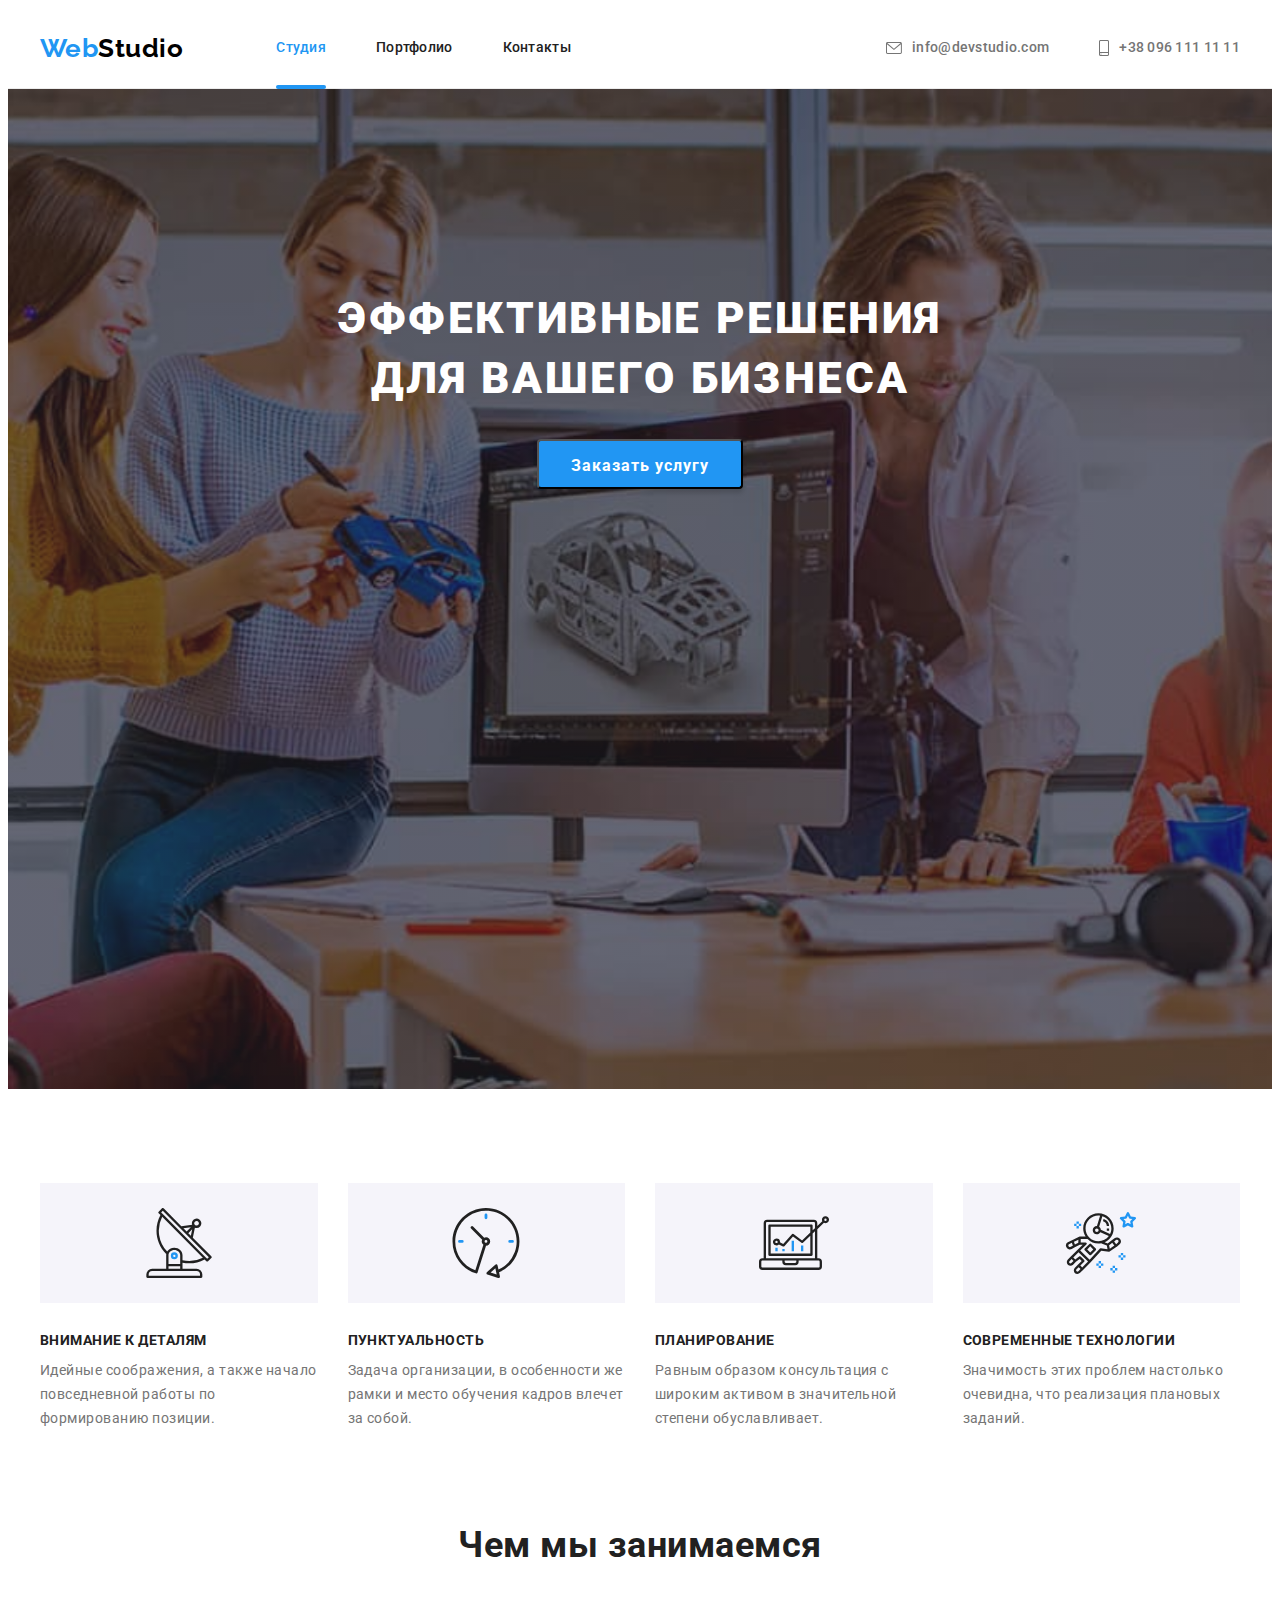
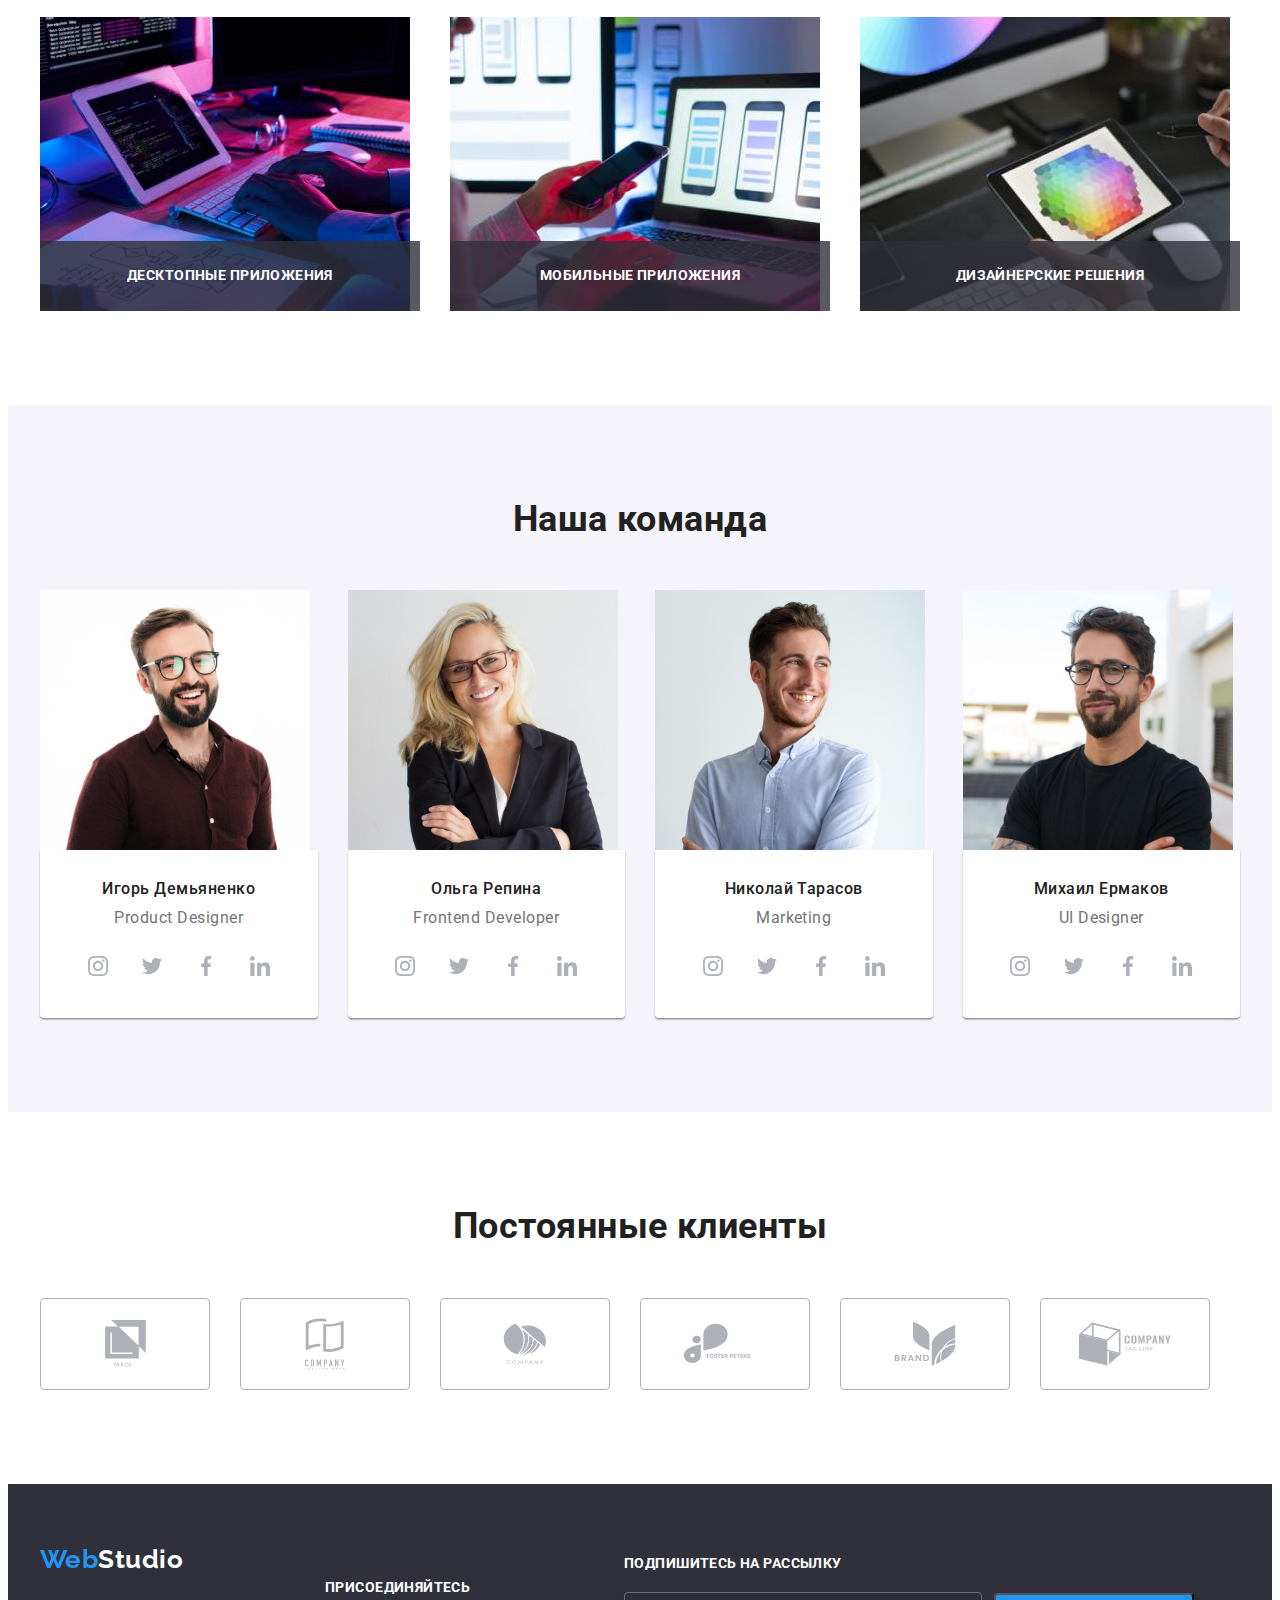
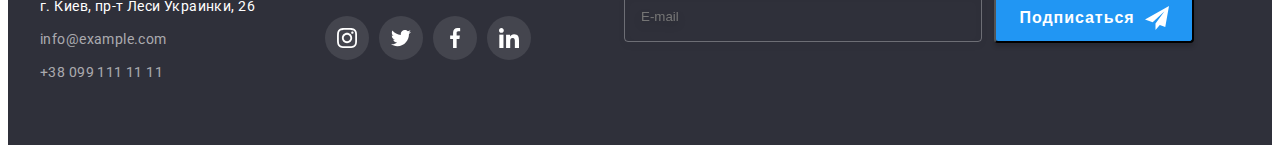
<file: index.html>
<!DOCTYPE html>
<html lang="ru">
<head>
    <meta charset="UTF-8">
    <meta http-equiv="X-UA-Compatible" content="IE=edge">
    <meta name="viewport" content="width=device-width, initial-scale=1.0">
    <title>Студия</title>
    <link rel="preconnect" href="https://fonts.googleapis.com">
    <link rel="preconnect" href="https://fonts.gstatic.com" crossorigin>
    <link href="https://fonts.googleapis.com/css2?family=Raleway:wght@700&family=Roboto:wght@400;500;700;900&display=swap"
        rel="stylesheet">
    <link rel="stylesheet" href="https://cdnjs.cloudflare.com/ajax/libs/modern-normalize/1.1.0/modern-normalize.min.css"
            integrity="sha512-wpPYUAdjBVSE4KJnH1VR1HeZfpl1ub8YT/NKx4PuQ5NmX2tKuGu6U/JRp5y+Y8XG2tV+wKQpNHVUX03MfMFn9Q=="
            crossorigin="anonymous" referrerpolicy="no-referrer" />
    <link rel="stylesheet" href="./css/styles.css">
</head>
<body class="page-body">
    <header>

        <div class="container container-header">
        <nav class="header-navigation">
            <a href='./index.html' class="logo first link">Web<span class="logo second link">Studio</span></a>

            <ul class="site-nav list">
                <li class="item"><a href="./index.html" class="current link">Студия</a></li>
                <li class="item"><a href="./portfolio.html" class="link">Портфолио</a></li>
                <li class="item"><a href="" class="link">Контакты</a></li>
            </ul>
        </nav> 
      
        <ul class="site-auth list">
            <li class="item">
                <a href="mailto:info@devstudio.com" class="link">
                    <svg class="site-auth-icon" width="16" height="12">
                        <use href="./images/icons.svg#envelope"></use>
                    </svg>
                    info@devstudio.com</a>
            </li>
            <li class="item">
                <a href="tel:+380961111111" class="link">
                    <svg class="site-auth-icon" width="10" height="16">
                        <use href="./images/icons.svg#smartphone"></use>
                    </svg>
                    +38 096 111 11 11</a>
            </li>
        </ul>
        </div>

    </header>

    <main>

        <section class="hero">
            <h1 class="hero-title">Эффективные решения для вашего бизнеса</h1>
            <button type="button" class="main-button" data-modal-open>Заказать услугу</button>
        </section>

        <section class="section">

            <div class="container">
            <h2 class="visually-hidden">Особенности нашей работы</h2> 
            <ul class="advantages list">
                <li class="advantages-item icon-antenna">
                    <h3 class="title">Внимание к деталям</h3>
                    <p class="text">Идейные соображения, а также начало повседневной работы по формированию позиции.</p>
                </li>
                <li class="advantages-item icon-clock">
                    <h3 class="title">Пунктуальность</h3>
                    <p class="text">Задача организации, в особенности же рамки и место обучения кадров влечет за собой.</p>
                </li>
                <li class="advantages-item icon-diagram">
                    <h3 class="title">Планирование</h3>
                    <p class="text">Равным образом консультация с широким активом в значительной степени обуславливает.</p>
                </li>
                <li class="advantages-item icon-astronaut">
                    <h3 class="title">Современные технологии</h3>
                    <p class="text">Значимость этих проблем настолько очевидна, что реализация плановых заданий.</p>
                </li>
            </ul>
            </div>

        </section>

        <section class="section section-work">

            <div class="container">
            <h2 class="section-title">Чем мы занимаемся</h2>
            <ul class="work list">
                <li class="work-item">
                    <img src="./images/box1.jpg" alt="Десктопные приложения" width="370">
                        <p class="work-description">Десктопные приложения</p>
                </li>
                <li class="work-item">
                    <img src="./images/box2.jpg" alt="Мобильные приложения" width="370">
                        <p class="work-description">Мобильные приложения</p>
                </li>
                <li class="work-item">
                    <img src="./images/box3.jpg" alt="Дизайнерские решения" width="370">
                        <p class="work-description">Дизайнерские решения</p>
                </li>
            </ul>
            </div>

        </section>

        <section class="section team">
            
            <div class="container">
            <h2 class="section-title">Наша команда</h2>
            <ul class="our-team list">
                <li class="our-team-item">
                    <img src="./images/igor.jpg" alt="Игорь Демьяненко" width="270">
                    <div class="team-members">
                    <h3 class="title">Игорь Демьяненко</h3>
                    <p class="text">Product Designer</p>
                    <ul class="social list">
                        <li class="social-item">
                            <a href="" class="social-link">
                                <svg class="social-icon" width="20" height="20">
                                    <use href="./images/icons.svg#instagram"></use>
                                </svg>
                            </a>
                        </li>
                        <li class="social-item">
                            <a href="" class="social-link">
                                <svg class="social-icon" width="20" height="20">
                                    <use href="./images/icons.svg#twitter"></use>
                                </svg>
                            </a>
                        </li>
                        <li class="social-item">
                            <a href="" class="social-link">
                                <svg class="social-icon" width="20" height="20">
                                    <use href="./images/icons.svg#facebook"></use>
                                </svg>
                            </a>
                        </li>
                        <li class="social-item">
                            <a href="" class="social-link">
                                <svg class="social-icon" width="20" height="20">
                                    <use href="./images/icons.svg#linkedin"></use>
                                </svg>
                            </a>
                        </li>
                    </ul>
                    </div>
                </li>
                <li class="our-team-item">
                    <img src="./images/olga.jpg" alt="Ольга Репина" width="270">
                    <div class="team-members">
                    <h3 class="title">Ольга Репина</h3>
                    <p class="text">Frontend Developer</p>
                    <ul class="social list">
                        <li class="social-item">
                            <a href="" class="social-link">
                                <svg class="social-icon" width="20" height="20">
                                    <use href="./images/icons.svg#instagram"></use>
                                </svg>
                            </a>
                        </li>
                        <li class="social-item">
                            <a href="" class="social-link">
                                <svg class="social-icon" width="20" height="20">
                                    <use href="./images/icons.svg#twitter"></use>
                                </svg>
                            </a>
                        </li>
                        <li class="social-item">
                            <a href="" class="social-link">
                                <svg class="social-icon" width="20" height="20">
                                    <use href="./images/icons.svg#facebook"></use>
                                </svg>
                            </a>
                        </li>
                        <li class="social-item">
                            <a href="" class="social-link">
                                <svg class="social-icon" width="20" height="20">
                                    <use href="./images/icons.svg#linkedin"></use>
                                </svg>
                            </a>
                        </li>
                    </ul>
                    </div>
                </li>
                <li class="our-team-item">
                    <img src="./images/nikolaj.jpg" alt="Николай Тарасов" width="270">
                    <div class="team-members">
                    <h3 class="title">Николай Тарасов</h3>
                    <p class="text">Marketing</p>
                    <ul class="social list">
                        <li class="social-item">
                            <a href="" class="social-link">
                                <svg class="social-icon" width="20" height="20">
                                    <use href="./images/icons.svg#instagram"></use>
                                </svg>
                            </a>
                        </li>
                        <li class="social-item">
                            <a href="" class="social-link">
                                <svg class="social-icon" width="20" height="20">
                                    <use href="./images/icons.svg#twitter"></use>
                                </svg>
                            </a>
                        </li>
                        <li class="social-item">
                            <a href="" class="social-link">
                                <svg class="social-icon" width="20" height="20">
                                    <use href="./images/icons.svg#facebook"></use>
                                </svg>
                            </a>
                        </li>
                        <li class="social-item">
                            <a href="" class="social-link">
                                <svg class="social-icon" width="20" height="20">
                                    <use href="./images/icons.svg#linkedin"></use>
                                </svg>
                            </a>
                        </li>
                    </ul>
                    </div>
                </li>
                <li class="our-team-item">
                    <img src="./images/michail.jpg" alt="Михаил Ермаков" width="270">
                    <div class="team-members">
                    <h3 class="title">Михаил Ермаков</h3>
                    <p class="text">UI Designer</p>
                    <ul class="social list">
                        <li class="social-item">
                            <a href="" class="social-link">
                                <svg class="social-icon" width="20" height="20">
                                    <use href="./images/icons.svg#instagram"></use>
                                </svg>
                            </a>
                        </li>
                        <li class="social-item">
                            <a href="" class="social-link">
                                <svg class="social-icon" width="20" height="20">
                                    <use href="./images/icons.svg#twitter"></use>
                                </svg>
                            </a>
                        </li>
                        <li class="social-item">
                            <a href="" class="social-link">
                                <svg class="social-icon" width="20" height="20">
                                    <use href="./images/icons.svg#facebook"></use>
                                </svg>
                            </a>
                        </li>
                        <li class="social-item">
                            <a href="" class="social-link">
                                <svg class="social-icon" width="20" height="20">
                                    <use href="./images/icons.svg#linkedin"></use>
                                </svg>
                            </a>
                        </li>
                    </ul>
                    </div>
                </li>
            </ul>
            </div>

        </section>

        <section class="section">

        <div class="container">

            <h2 class="section-title">Постоянные клиенты</h2>

            <ul class="clients list">
                <li class="clients-item">
                    <a href="" class="clients-link">
                    <svg class="clients-icon" width="41" height="46.7" viewBox="0 0 41 46.7">
                        <use href="./images/icons.svg#company-ya-co"></use>
                    </svg>
                    </a>
                </li>
                <li class="clients-item">
                    <a href="" class="clients-link">
                    <svg class="clients-icon" width="40" height="52">
                        <use href="./images/icons.svg#company-tagline-here"></use>
                    </svg>
                    </a>
                </li>
                <li class="clients-item">
                    <a href="" class="clients-link">
                    <svg class="clients-icon" width="43.46" height="41.18">
                        <use href="./images/icons.svg#company"></use>
                    </svg>
                    </a>
                </li>
                <li class="clients-item">
                    <a href="" class="clients-link">
                    <svg class="clients-icon" width="84.44" height="40.62">
                        <use href="./images/icons.svg#company-foster-peters"></use>
                    </svg>
                    </a>
                </li>
                <li class="clients-item">
                    <a href="" class="clients-link">
                    <svg class="clients-icon" width="62.54" height="45.43">
                        <use href="./images/icons.svg#company-brand"></use>
                    </svg>
                    </a>
                </li>
                <li class="clients-item">
                    <a href="" class="clients-link">
                    <svg class="clients-icon" width="93.79" height="43.93">
                        <use href="./images/icons.svg#company-tag-line"></use>
                    </svg>
                    </a>
                </li>
            </ul>
        </div>

        </section>

    </main>

    <footer class="contacts">

        <div class="container footer-container">
    <div class="footer-left">
        <div class="logo-footer">
        <a href='./index.html' class="logo first link">Web<span class="logo third link">Studio</span></a>
        </div>
        <address>
            <ul class="list">
                <li class="footer-item"><a href="https://goo.gl/maps/o6CTG7ZyWRpgSFj19" target="_blank" rel="noopener noreferrer" class="contacts-link address link">г. Киев,
                        пр-т Леси Украинки, 26</a></li>
                <li class="footer-item"><a href="mailto:info@example.com" class="contacts-link link">info@example.com</a></li>
                <li class="footer-item"><a href="tel:+380991111111" class="contacts-link link">+38 099 111 11 11</a></li>
            </ul>
        </address>
    </div>

<div class="join-footer">
    <h3 class="join-title">присоединяйтесь</h3>
    <ul class="social list">
        <li class="social-item footer">
            <a href="" class="social-link footer">
                <svg class="social-icon footer" width="20" height="20">
                    <use href="./images/icons.svg#instagram"></use>
                </svg>
            </a>
        </li>
        <li class="social-item footer">
            <a href="" class="social-link footer">
                <svg class="social-icon footer" width="20" height="20">
                    <use href="./images/icons.svg#twitter"></use>
                </svg>
            </a>
        </li>
        <li class="social-item footer">
            <a href="" class="social-link footer">
                <svg class="social-icon footer" width="20" height="20">
                    <use href="./images/icons.svg#facebook"></use>
                </svg>
            </a>
        </li>
        <li class="social-item footer">
            <a href="" class="social-link footer">
                <svg class="social-icon footer" width="20" height="20">
                    <use href="./images/icons.svg#linkedin"></use>
                </svg>
            </a>
        </li>
    </ul>
</div>

    <div class="subscription-left">
        <h3 class="join-title">Подпишитесь на рассылку</h3>

        <input type="email" name="mail" placeholder="E-mail" class="subscription-mail">
    </div>
    <div class="subscription-right">
        <button type="submit" class="button-subscription">Подписаться
            <svg class="subscription-icon" width="24" height="24">
                <use href="./images/icons.svg#icon-send"></use>
            </svg>
        </button>
    </div>
    
        </div>
        
    </footer>

<div class="backdrop is-hidden" data-modal>
    <div class="modal">
        <button class="modal-button" data-modal-close>
            <svg class="modal-icon" width="18" height="18">
            <use href="./images/icons.svg#close-button"></use>
            </svg>
        </button>

        <p class="form-title">Оставьте свои данные, мы вам перезвоним</p>

        <form class="clients-form">

        <div class="form-field">
            <label for="name" class="form-label">Имя</label>
            <input type="text" name="name" id="name">
            <svg width="18" height="18" class="form-icon">
                <use href="./images/icons.svg#person-black"></use>
            </svg>
        </div>
        <div class="form-field">
            <label for="tel" class="form-label">Телефон</label>
            <input type="tel" name="tel" id="tel">
            <svg width="18" height="18" class="form-icon">
                <use href="./images/icons.svg#phone-black"></use>
            </svg>
        </div>
        <div class="form-field">
            <label for="mail" class="form-label">Почта</label>
            <input type="email" name="mail" id="mail">
            <svg width="18" height="18" class="form-icon">
                <use href="./images/icons.svg#email-black"></use>
            </svg>
        </div>
        <div class="form-field form-field-comment">
            <label for="comment" class="form-label">Комментарий</label>
            <textarea name="comment" id="comment" placeholder="Введите текст" class="form-comment"></textarea>
        </div>

            <div class="policy-field">
            <input type="checkbox" name="" id="policy" class="policy-check">
            <label for="policy" class="policy-text">Соглашаюсь с рассылкой и принимаю 
                <a href="" class="policy-link">Условия договора</a>
            </label>
            </div>

            <button type="submit" class="button-modal">Отправить</button>
        </form>

    </div>

</div>

    <script src="./js/modal.js"></script>
</body>

</html>
</file>
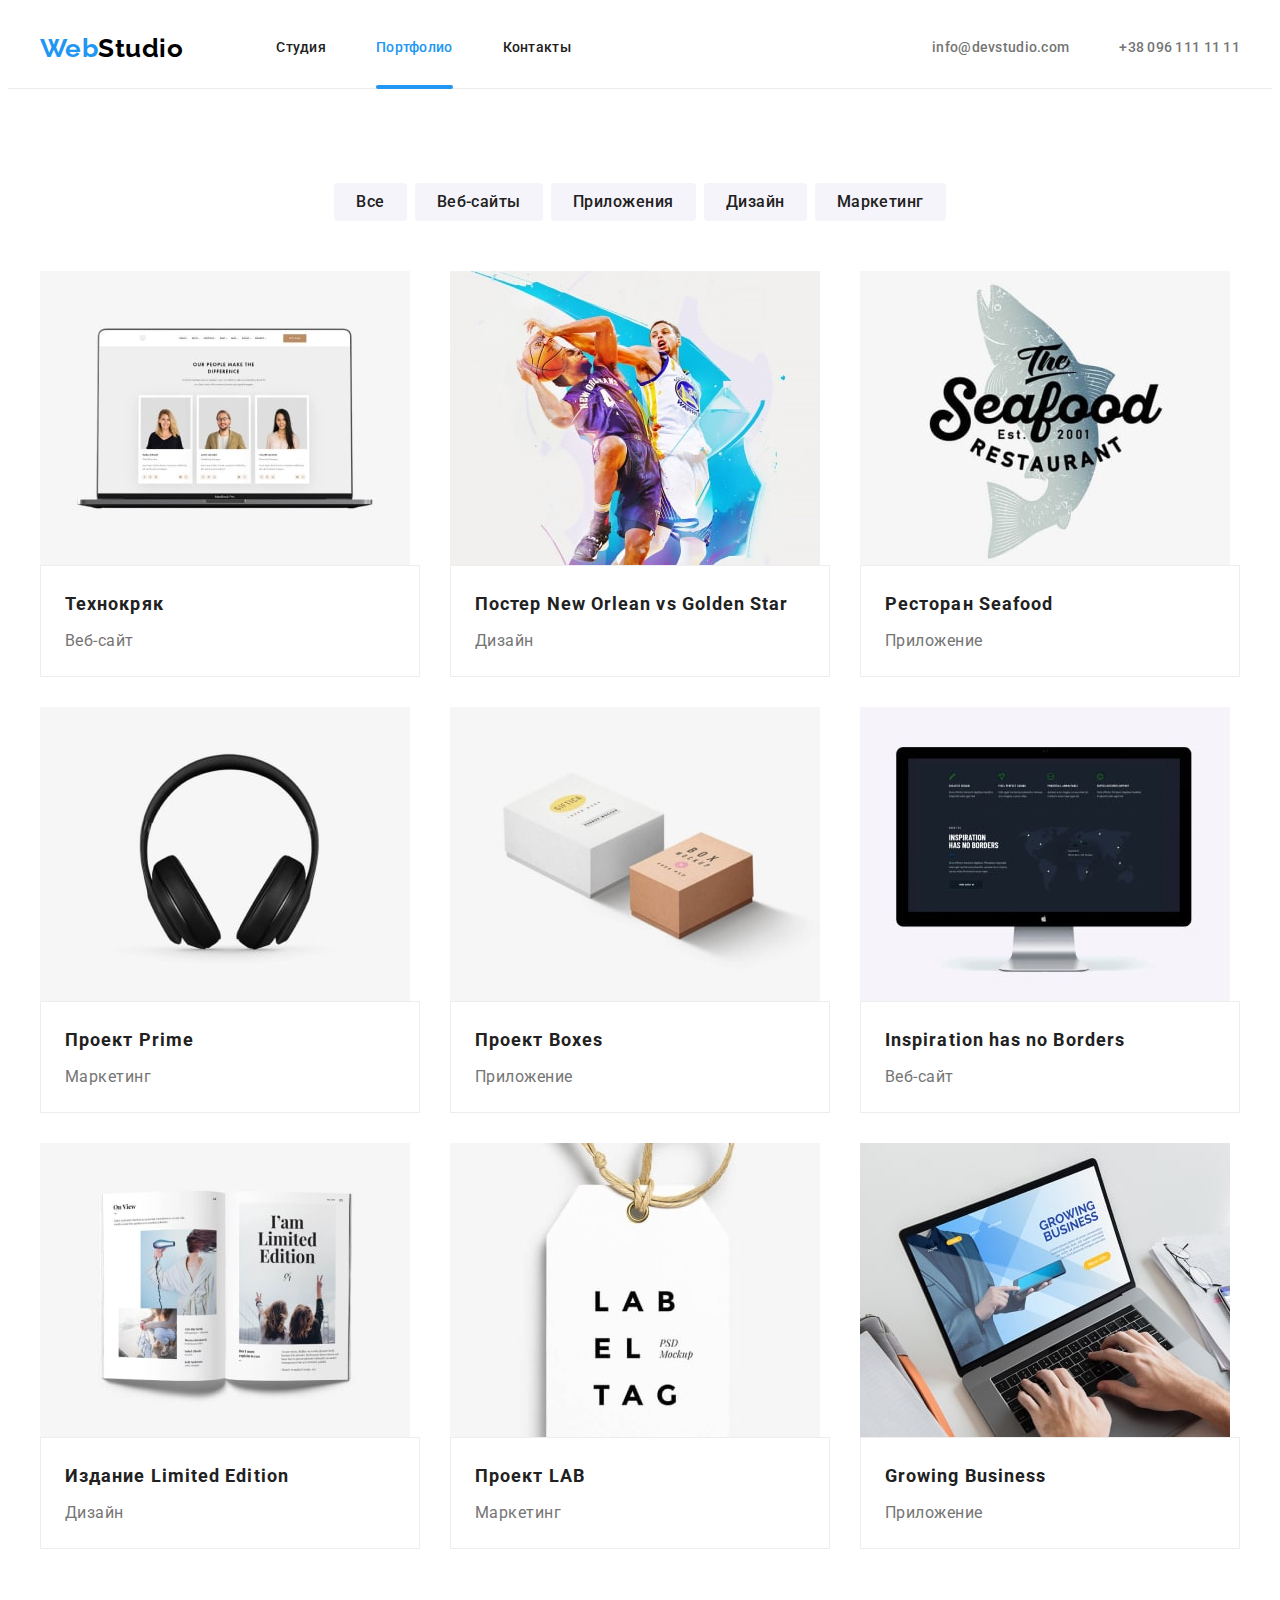
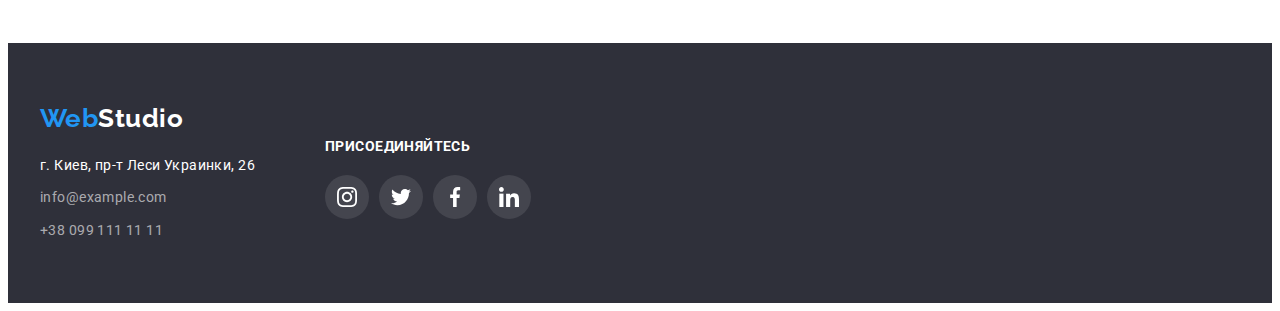
<file: portfolio.html>
<!DOCTYPE html>
<html lang="ru">
<head>
    <meta charset="UTF-8">
    <meta http-equiv="X-UA-Compatible" content="IE=edge">
    <meta name="viewport" content="width=device-width, initial-scale=1.0">
    <title>Портфолио</title>
    <link rel="preconnect" href="https://fonts.googleapis.com">
    <link rel="preconnect" href="https://fonts.gstatic.com" crossorigin>
    <link href="https://fonts.googleapis.com/css2?family=Raleway:wght@700&family=Roboto:wght@400;500;700;900&display=swap"
        rel="stylesheet">
    <link rel="stylesheet" href="https://cdnjs.cloudflare.com/ajax/libs/modern-normalize/1.1.0/modern-normalize.min.css"
        integrity="sha512-wpPYUAdjBVSE4KJnH1VR1HeZfpl1ub8YT/NKx4PuQ5NmX2tKuGu6U/JRp5y+Y8XG2tV+wKQpNHVUX03MfMFn9Q=="
        crossorigin="anonymous" referrerpolicy="no-referrer" />
    <link rel="stylesheet" href="./css/styles.css">
</head>
<body class="page-body">

    <header>
    
        <div class="container container-header">
            <nav class="header-navigation">
                <a href='./index.html' class="logo first link">Web<span class="logo second link">Studio</span></a>
    
                <ul class="site-nav list">
                    <li class="item"><a href="./index.html" class="link">Студия</a></li>
                    <li class="item"><a href="./portfolio.html" class="current link">Портфолио</a></li>
                    <li class="item"><a href="" class="link">Контакты</a></li>
                </ul>
            </nav>
    
            <ul class="site-auth list">
                <li class="item"><a href="mailto:info@devstudio.com" class="link">info@devstudio.com</a></li>
                <li class="item"><a href="tel:+380961111111" class="link">+38 096 111 11 11</a></li>
            </ul>
        </div>
    
    </header>

<main>

    <section class="section">

    <h1 class="visually-hidden">Портфолио</h1>

    <div class="container">
    <ul class="filters list">
        <li class="filters-item"><button type="button" class="button">Все</button></li>
        <li class="filters-item"><button type="button" class="button">Веб-сайты</button></li>
        <li class="filters-item"><button type="button" class="button">Приложения</button></li>
        <li class="filters-item"><button type="button" class="button">Дизайн</button></li>
        <li class="filters-item"><button type="button" class="button">Маркетинг</button></li>
    </ul>

    <ul class="gallery list">
        <li class="gallery-item">
            <div class="gallery-img">
            <img src="./images/techno.jpg" alt="Технокряк" width="370">
                <div class="gallery-overlay">
                <p class="img-text">Технокряк это современная площадка распространения коронавируса. Компании используют эту платформу для цифрового
                шпионажа и атак на защищённые сервера конкурентов.</p>
                </div>
            </div>
        <div class="gallery-description">
            <h2 class="title">Технокряк</h2>
            <p class="text">Веб-сайт</p>
        </div>
        </li>
        <li class="gallery-item">
            <div class="gallery-img">
            <img src="./images/poster.jpg" alt="Постер" width="370">
            <div class="gallery-overlay"></div>
            </div>
        <div class="gallery-description">
            <h2 class="title">Постер New Orlean vs Golden Star</h2>
            <p class="text">Дизайн</p>
        </div>
        </li>
        <li class="gallery-item">
            <div class="gallery-img">
            <img src="./images/restaurant.jpg" alt="Ресторан" width="370">
            <div class="gallery-overlay"></div>
            </div>
        <div class="gallery-description">
            <h2 class="title">Ресторан Seafood</h2>
            <p class="text">Приложение</p>
        </div>
        </li>
        <li class="gallery-item">
            <div class="gallery-img">
            <img src="./images/prime.jpg" alt="Проект Prime" width="370">
            <div class="gallery-overlay"></div>
            </div>
        <div class="gallery-description">
            <h2 class="title">Проект Prime</h2>
            <p class="text">Маркетинг</p>
        </div>
        </li>
        <li class="gallery-item">
            <div class="gallery-img">
            <img src="./images/boxes.jpg" alt="Проект Boxes" width="370">
            <div class="gallery-overlay"></div>
            </div>
        <div class="gallery-description">
            <h2 class="title">Проект Boxes</h2>
            <p class="text">Приложение</p>
        </div>
        </li>
        <li class="gallery-item">
            <div class="gallery-img">
            <img src="./images/inspiration.jpg" alt="Вдохновение" width="370">
            <div class="gallery-overlay"></div>
            </div>
        <div class="gallery-description">
            <h2 class="title">Inspiration has no Borders</h2>
            <p class="text">Веб-сайт</p>
        </div>
        </li>
        <li class="gallery-item">
            <div class="gallery-img">
            <img src="./images/edition.jpg" alt="Издание" width="370">
            <div class="gallery-overlay"></div>
            </div>
        <div class="gallery-description">
            <h2 class="title">Издание Limited Edition</h2>
            <p class="text">Дизайн</p>
        </div>
        </li>
        <li class="gallery-item">
            <div class="gallery-img">
            <img src="./images/lab.jpg" alt="Проект LAB" width="370">
            <div class="gallery-overlay"></div>
            </div>
        <div class="gallery-description">
            <h2 class="title">Проект LAB</h2>
            <p class="text">Маркетинг</p>
        </div>
        </li>
        <li class="gallery-item">
            <div class="gallery-img">
            <img src="./images/business.jpg" alt="Бизнес" width="370">
            <div class="gallery-overlay"></div>
            </div>
        <div class="gallery-description">
            <h2 class="title">Growing Business</h2>
            <p class="text">Приложение</p>
        </div>
        </li>
    </ul>
    </div>

    </section>
    
</main>

    <footer class="contacts">
    
        <div class="container footer-container">
            <div class="footer-left">
                <div class="logo-footer">
                    <a href='./index.html' class="logo first link">Web<span class="logo third link">Studio</span></a>
                </div>
                <address>
                    <ul class="list">
                        <li class="footer-item"><a href="https://goo.gl/maps/o6CTG7ZyWRpgSFj19" target="_blank"
                                rel="noopener noreferrer" class="contacts-link address link">г. Киев,
                                пр-т Леси Украинки, 26</a></li>
                        <li class="footer-item"><a href="mailto:info@example.com"
                                class="contacts-link link">info@example.com</a></li>
                        <li class="footer-item"><a href="tel:+380991111111" class="contacts-link link">+38 099 111 11 11</a>
                        </li>
                    </ul>
                </address>
            </div>
    
            <div class="join-footer">
                <h3 class="join-title">присоединяйтесь</h3>
                <ul class="social list">
                    <li class="social-item footer">
                        <a href="" class="social-link footer">
                            <svg class="social-icon footer" width="20" height="20">
                                <use href="./images/icons.svg#instagram"></use>
                            </svg>
                        </a>
                    </li>
                    <li class="social-item footer">
                        <a href="" class="social-link footer">
                            <svg class="social-icon footer" width="20" height="20">
                                <use href="./images/icons.svg#twitter"></use>
                            </svg>
                        </a>
                    </li>
                    <li class="social-item footer">
                        <a href="" class="social-link footer">
                            <svg class="social-icon footer" width="20" height="20">
                                <use href="./images/icons.svg#facebook"></use>
                            </svg>
                        </a>
                    </li>
                    <li class="social-item footer">
                        <a href="" class="social-link footer">
                            <svg class="social-icon footer" width="20" height="20">
                                <use href="./images/icons.svg#linkedin"></use>
                            </svg>
                        </a>
                    </li>
                </ul>
            </div>
    
        </div>
    
    </footer>

</body>
</html>
</file>
<file: css/styles.css>
/* General */

:root {
  --primary-text-color: #757575;
  --title-text-color: #212121;
  --accent-color: #2196f3;
  --primary-white-color: #ffffff;
  --logo-color: #000000;
  --bc-color: #2f303a;
  --secondary-bc-color: #f5f4fa;
}

h1,
h2,
h3,
h4,
h5,
h6,
p,
ul {
  margin-top: 0;
  margin-bottom: 0;
}

img {
  display: block;
  max-width: 100%;
  height: auto;
}

.list {
  padding: 0;
  margin: 0;

  list-style: none;
}

.link {
  text-decoration: none;
}

.container {
  width: 1200px;
  padding-left: 15px;
  padding-right: 15px;
  margin: 0 auto;
}

.page-body {
  background-color: var(--primary-white-color);
  color: var(--primary-text-color);
  font-family: Roboto, sans-serif;
  letter-spacing: 0.03em;
}

.logo.first {
  color: var(--accent-color);
}

.logo.second {
  color: var(--logo-color);
}

.logo {
  font-family: Raleway;
  font-weight: 700;
  font-size: 26px;
  line-height: 1.19;
}

.visually-hidden {
  position: absolute;
  white-space: nowrap;
  width: 1px;
  height: 1px;
  overflow: hidden;
  border: 0;
  padding: 0;
  clip: rect(0 0 0 0);
  clip-path: inset(50%);
  margin: -1px;
}

/* General site-navigation */

header {
  border-bottom: 1px solid #ececec;
}

.container-header {
  display: flex;
  align-items: center;
  padding-top: 0;
  padding-bottom: 0;
}

.header-navigation {
  display: flex;
  align-items: center;
}

.site-nav a {
  position: relative;

  color: var(--title-text-color);
}

.site-nav .current {
  color: var(--accent-color);
}

.site-nav {
  margin-left: 93px;
}

.current::after {
  position: absolute;
  content: '';
  display: block;
  width: 100%;
  height: 4px;
  background-color: var(--accent-color);
  border-radius: 2px;
  bottom: -1px;
}

/* General site-authorization */

.site-nav .item:not(:last-child),
.site-auth .item:not(:last-child) {
  margin-right: 50px;
}

.site-auth {
  margin-left: auto;
}

.site-auth a {
  color: var(--primary-text-color);
}

.site-auth a,
.site-nav a {
  transition-property: color;
  transition-duration: 250ms;
  transition-timing-function: cubic-bezier(0.4, 0, 0.2, 1);
}

.site-nav,
.site-auth {
  display: flex;

  font-weight: 500;
  font-size: 14px;
  line-height: 1.14;
  letter-spacing: 0.02em;
}

.site-nav .link,
.site-auth .link {
  display: flex;
  align-items: center;
  padding-top: 32px;
  padding-bottom: 32px;
}

.site-nav a:hover,
.site-nav a:focus,
.site-auth a:hover,
.site-auth a:focus {
  color: var(--accent-color);
}

.site-auth-icon {
  margin-right: 10px;
  padding: 0;
  fill: currentColor;
}

/* General - Footer */

.footer-container {
  display: flex;
}

.logo-footer {
  margin-bottom: 20px;
}

.contacts {
  padding-top: 60px;
  padding-bottom: 60px;

  background-color: var(--bc-color);
  letter-spacing: 0.03em;
}

.footer-item:not(:last-child) {
  margin-bottom: 9px;
}

.logo.third {
  color: var(--primary-white-color);
}

.contacts-link.address {
  color: var(--primary-white-color);
}

.contacts-link {
  color: rgba(255, 255, 255, 0.6);
  font-style: normal;
  font-size: 14px;
  line-height: 1.71;
  letter-spacing: 0.03em;

  transition-property: color;
  transition-duration: 250ms;
  transition-timing-function: cubic-bezier(0.4, 0, 0.2, 1);
}

.contacts-link:hover,
.contacts-link:focus {
  color: var(--accent-color);
}

.join-footer {
  display: block;
  justify-content: center;
  align-content: center;
  margin-left: 70px;
  margin-top: 12px;
}

.join-title {
  margin-bottom: 20px;

  font-family: Roboto;
  font-weight: 700;
  font-size: 14px;
  line-height: 1.14;
  letter-spacing: 0.03em;
  text-transform: uppercase;

  color: var(--primary-white-color);
}

.social-link.footer {
  width: 100%;
  height: 100%;
  border-radius: 50%;

  background-color: rgba(255, 255, 255, 0.1);
}

.social-icon.footer {
  fill: var(--primary-white-color);
}

.subscription-left {
  margin-left: 93px;
  margin-top: 12px;
}

.subscription-mail {
  width: 358px;
  height: 50px;
  padding-left: 16px;
  padding-right: 16px;
  padding-top: 15px;
  padding-bottom: 15px;

  border: 1px solid rgba(255, 255, 255, 0.3);
  box-sizing: border-box;
  filter: drop-shadow(0px 4px 4px rgba(0, 0, 0, 0.15));
  border-radius: 4px;
  outline: none;
}

.subscription-left input[type='email'] {
  background-color: transparent;
}

.subscription-right {
  margin-left: 12px;
  margin-top: 49px;
}

.button-subscription {
  display: flex;
  align-items: center;
  justify-content: center;

  width: 200px;
  height: 50px;
  background-color: var(--accent-color);
  color: var(--primary-white-color);
  box-shadow: 0px 4px 4px rgba(0, 0, 0, 0.15);
  border-radius: 4px;

  font-weight: 700;
  font-size: 16px;
  line-height: 1.87;
  letter-spacing: 0.06em;
  cursor: pointer;
}

.subscription-icon {
  margin-left: 10px;
}

/* INDEX - styles */

/* Hero */

.hero {
  padding-top: 200px;
  padding-bottom: 200px;

  background-color: var(--bc-color);
  text-align: center;

  max-width: 1600px;
  height: 600px;
  margin-left: auto;
  margin-right: auto;

  background-image: linear-gradient(rgba(47, 48, 58, 0.4), rgba(47, 48, 58, 0.4)),
    url(../images/hero-img.jpg);
  background-repeat: no-repeat;
  background-position: center;
  background-size: cover;
}

.hero-title {
  margin-bottom: 30px;
  max-width: 696px;
  margin-right: auto;
  margin-left: auto;

  color: var(--primary-white-color);
  font-weight: 900;
  font-size: 44px;
  line-height: 1.36;
  letter-spacing: 0.06em;
  text-transform: uppercase;
}

.main-button {
  padding: 10px 32px;
  min-width: 200px;
  height: 50px;

  color: var(--primary-white-color);
  background-color: var(--accent-color);
  font-family: inherit;
  font-weight: 700;
  font-size: 16px;
  line-height: 1.87;
  display: flex;
  align-items: center;
  text-align: center;
  letter-spacing: 0.06em;

  cursor: pointer;
  display: inline-block;
  box-shadow: 0px 4px 4px rgba(0, 0, 0, 0.15);
  border-radius: 4px;
}

/* Section */

.section-title {
  color: var(--title-text-color);
  font-weight: 700;
  font-size: 36px;
  line-height: 1.16;
  text-align: center;
  margin-bottom: 50px;
}

.section {
  padding-top: 94px;
  padding-bottom: 94px;
}

/* Advantages */

.advantages {
  display: flex;
}

.advantages .title {
  margin-bottom: 10px;

  color: var(--title-text-color);
  font-weight: 700;
  font-size: 14px;
  line-height: 1.14;
  text-transform: uppercase;
}

.advantages .text {
  font-size: 14px;
  line-height: 1.71;
}

.advantages-item {
  width: calc((100% - 90px) / 4);
  margin-right: 30px;
}

.advantages-item:nth-child(4n) {
  margin-right: 0;
}

.advantages-item::before {
  display: block;
  content: '';
  height: 120px;
  background-size: contain;
  background-repeat: no-repeat;
  background-position: center;

  background-color: #f5f4fa;
  margin-bottom: 30px;
}

.icon-antenna::before {
  background-image: url('../images/antenna.svg');
}

.icon-clock::before {
  background-image: url('../images/clock.svg');
}

.icon-diagram::before {
  background-image: url('../images/diagram.svg');
}

.icon-astronaut::before {
  background-image: url('../images/astronaut.svg');
}

/* What are we doing */

.section-work {
  padding-top: 0;
}

.work {
  display: flex;
}

.work-item {
  position: relative;

  width: calc((100% - 60px) / 3);
  margin-right: 30px;
}

.work-item:nth-child(3n) {
  margin-right: 0;
}

.work-description {
  position: absolute;

  display: flex;
  justify-content: center;
  align-items: center;

  bottom: 0px;
  height: 70px;
  width: 100%;

  font-weight: 700;
  font-size: 14px;
  line-height: 1.14;
  text-align: center;
  letter-spacing: 0.03em;
  text-transform: uppercase;

  color: var(--primary-white-color);
  background-color: rgba(47, 48, 58, 0.8);
}

/* Our team  */

.our-team {
  display: flex;
}

.our-team-item {
  width: calc((100% - 90px) / 4);
  margin-right: 30px;
}

.our-team-item:nth-child(4n) {
  margin-right: 0;
}

.our-team .title {
  margin-bottom: 10px;

  color: var(--title-text-color);
  font-weight: 500;
  font-size: 16px;
  line-height: 1.18;
  text-align: center;
}

.section.team {
  background-color: var(--secondary-bc-color);
}

.our-team .text {
  margin-bottom: 16px;

  font-size: 16px;
  line-height: 1.18;
  text-align: center;
}

.team-members {
  padding-top: 30px;
  padding-bottom: 30px;

  background-color: var(--primary-white-color);
  box-shadow: 0px 1px 3px rgba(0, 0, 0, 0.12), 0px 1px 1px rgba(0, 0, 0, 0.14),
    0px 2px 1px rgba(0, 0, 0, 0.2);
  border-radius: 0px 0px 4px 4px;
}

.social {
  display: flex;
  justify-content: center;
}

.social-item {
  width: 44px;
  height: 44px;
}

.social-item:not(:last-child) {
  margin-right: 10px;
}

.social-link {
  width: 100%;
  height: 100%;
  border-radius: 50%;
  display: flex;
  align-items: center;
  justify-content: center;

  transition-property: background-color;
  transition-duration: 250ms;
  transition-timing-function: cubic-bezier(0.4, 0, 0.2, 1);
}

.social-icon {
  fill: #afb1b8;

  transition-property: fill;
  transition-duration: 250ms;
  transition-timing-function: cubic-bezier(0.4, 0, 0.2, 1);
}

.social-link:hover,
.social-link:focus {
  background-color: var(--accent-color);
}

.social-link:hover .social-icon,
.social-link:focus .social-icon {
  fill: var(--primary-white-color);
}

/* Clients */

.clients {
  display: flex;
}

.clients-item {
  margin-right: 30px;
}

.clients-item:nth-child(6n) {
  margin-right: 0;
}

.clients-link {
  width: 170px;
  height: 92px;

  display: flex;
  align-items: center;
  justify-content: center;

  color: #afb1b8;
  border: 1px solid #afb1b8;
  box-sizing: border-box;
  border-radius: 4px;

  transition-property: color, border;
  transition-duration: 250ms;
  transition-timing-function: cubic-bezier(0.4, 0, 0.2, 1);
}

.clients-link:hover,
.clients-link:focus {
  border: 1px solid #2196f3;
  color: var(--accent-color);
}

.clients-icon {
  fill: currentColor;
}

/* Portfolio - styles */

/* Filters */

.filters {
  display: flex;
  margin-bottom: 50px;
  justify-content: center;
}

.filters-item:not(:last-child) {
  margin-right: 8px;
}

.button {
  color: var(--title-text-color);
  background-color: var(--secondary-bc-color);
  font-family: inherit;
  font-weight: 500;
  font-size: 16px;
  line-height: 1.62;
  text-align: center;
  letter-spacing: 0.03em;
  cursor: pointer;
  border: none;
  padding: 6px 22px;

  border-radius: 4px;

  transition-property: color, background-color, box-shadow;
  transition-duration: 250ms;
  transition-timing-function: cubic-bezier(0.4, 0, 0.2, 1);
}

.button:focus,
.button:hover {
  color: var(--primary-white-color);
  background-color: var(--accent-color);
  box-shadow: 0px 3px 1px rgba(0, 0, 0, 0.1), 0px 1px 2px rgba(0, 0, 0, 0.08),
    0px 2px 2px rgba(0, 0, 0, 0.12);
}

/* Gallery */

.gallery {
  display: flex;
  flex-wrap: wrap;
}

.gallery-item {
  width: calc((100% - 60px) / 3);
  margin-right: 30px;
  margin-bottom: 30px;

  transition-property: box-shadow;
  transition-duration: 250ms;
  transition-timing-function: cubic-bezier(0.4, 0, 0.2, 1);
}

.gallery-item:nth-child(3n) {
  margin-right: 0;
}

.gallery-item:nth-last-child(-n + 3) {
  margin-bottom: 0;
}

.gallery-item:hover,
.gallery-item:focus {
  box-shadow: 0px 1px 1px rgba(0, 0, 0, 0.12), 0px 4px 4px rgba(0, 0, 0, 0.06),
    1px 4px 6px rgba(0, 0, 0, 0.16);
  cursor: pointer;
}

.gallery .title {
  margin-bottom: 4px;

  color: var(--title-text-color);
  font-weight: 700;
  font-size: 18px;
  line-height: 2;
  letter-spacing: 0.06em;
}

.gallery .text {
  font-size: 16px;
  line-height: 1.87;
}

.gallery-description {
  padding: 20px 24px;

  background: #ffffff;
  border: 1px solid #eeeeee;
  box-sizing: border-box;
}

.gallery-img {
  position: relative;
  overflow: hidden;
}

.gallery-item:hover .gallery-overlay {
  transform: translateY(0%);
}

.gallery-overlay {
  position: absolute;
  top: 0;
  left: 0;
  width: 370px;
  height: 294px;
  background-color: rgba(33, 150, 243, 0.9);

  transform: translateY(101%);

  transition-property: transform;
  transition-duration: 250ms;
  transition-timing-function: cubic-bezier(0.4, 0, 0.2, 1);
}

.img-text {
  position: absolute;
  top: 63px;
  left: 24px;
  right: 24px;
  bottom: 173px;

  font-size: 18px;
  line-height: 1.56;
  letter-spacing: 0.03em;

  color: var(--primary-white-color);
}

/* Modal window */

.backdrop {
  position: fixed;
  top: 0;
  left: 0;

  height: 100%;
  width: 100%;
  background-color: rgba(0, 0, 0, 0.2);

  opacity: 1;

  transition-property: opacity;
  transition-duration: 250ms;
  transition-timing-function: cubic-bezier(0.4, 0, 0.2, 1);
}

.backdrop.is-hidden {
  opacity: 0;
  pointer-events: none;
}

.backdrop.is-hidden .modal {
  transform: translate(-50%, -50%) scale(0.5);
}

.modal {
  position: absolute;
  top: 50%;
  left: 50%;

  padding: 40px;
  width: 528px;
  height: 581px;

  background-color: var(--primary-white-color);
  box-shadow: 0px 1px 3px rgba(0, 0, 0, 0.12), 0px 1px 1px rgba(0, 0, 0, 0.14),
    0px 2px 1px rgba(0, 0, 0, 0.2);
  border-radius: 4px;

  transform: translate(-50%, -50%) scale(1);

  transition-property: transform;
  transition-duration: 250ms;
  transition-timing-function: cubic-bezier(0.4, 0, 0.2, 1);
}

.modal-button {
  position: absolute;
  right: 8px;
  top: 8px;

  width: 30px;
  height: 30px;

  border-radius: 50%;
  display: flex;
  align-items: center;
  justify-content: center;

  background: var(--primary-white-color);
  border: 1px solid rgba(0, 0, 0, 0.1);
  box-sizing: border-box;
  cursor: pointer;
}

.modal-button:hover,
.modal-button:focus {
  color: var(--accent-color);

  transition-property: color, border-color;
  transition-duration: 250ms;
  transition-timing-function: cubic-bezier(0.4, 0, 0.2, 1);
}

.modal-icon:focus,
.modal-icon:hover {
  fill: currentColor;
}

.modal-icon {
  fill: #000000;
}

.form-title {
  font-weight: 700;
  font-size: 20px;
  line-height: 1.15;
  text-align: center;
  letter-spacing: 0.03em;

  margin-bottom: 12px;

  color: var(--title-text-color);
}

.form-field {
  position: relative;
  display: flex;
  flex-direction: column;

  margin-bottom: 10px;
}

.form-field.form-field-comment {
  margin-bottom: 20px;
}

.form-field input {
  padding-top: 12px;
  padding-bottom: 12px;
  padding-left: 42px;
  border: 1px solid rgba(33, 33, 33, 0.2);
  box-sizing: border-box;
  border-radius: 4px;

  height: 40px;
  cursor: pointer;
  outline: none;
}

.form-field input:focus {
  border-color: var(--accent-color);

  transition-property: border-color;
  transition-duration: 250ms;
  transition-timing-function: cubic-bezier(0.4, 0, 0.2, 1);
}

.form-field input:focus + .form-icon {
  fill: var(--accent-color);

  transition-property: fill;
  transition-duration: 250ms;
  transition-timing-function: cubic-bezier(0.4, 0, 0.2, 1);
}

.form-icon {
  position: absolute;
  top: 50%;
  left: 12px;
}

.form-field textarea::placeholder,
.form-label {
  font-size: 12px;
  line-height: 1.16;
  letter-spacing: 0.01em;
}

.form-field textarea::placeholder {
  color: rgba(117, 117, 117, 0.5);
}

.form-label {
  color: var(--primary-text-color);
  padding-bottom: 4px;
}

.form-comment {
  width: 100%;
  height: 120px;
  padding-top: 12px;
  padding-bottom: 12px;
  padding-left: 16px;
  padding-right: 16px;
  resize: none;

  border: 1px solid rgba(33, 33, 33, 0.2);
  box-sizing: border-box;
  border-radius: 4px;
  cursor: pointer;
  outline: none;
}

.form-field textarea:focus {
  border-color: var(--accent-color);

  transition-property: border-color;
  transition-duration: 250ms;
  transition-timing-function: cubic-bezier(0.4, 0, 0.2, 1);
}

.policy-field input[type='checkbox'] {
  width: 16px;
  height: 15px;
}

.policy-field {
  position: relative;
  display: flex;
  align-items: center;

  margin-bottom: 30px;
}

.policy-text {
  font-size: 14px;
  line-height: 1.71;
  letter-spacing: 0.03em;

  margin-left: 7px;

  color: var(--primary-text-color);
}

.policy-text::before {
  position: absolute;
  left: 0;
  top: 50%;
  transform: translateY(-50%);
  content: '';
  width: 16px;
  height: 15px;
  border: 2px solid #212121;
  margin-right: 5px;
  display: block;
  border-radius: 2px;
}

.policy-link {
  font-size: 14px;
  line-height: 1.71;
  letter-spacing: 0.03em;

  color: var(--accent-color);
  margin-left: 0;
}

.policy-check:checked + .policy-text::before {
  background-image: url(../images/icon-check.svg);
  background-position: center;
  background-size: cover;
  background-repeat: no-repeat;
  border: none;
}

.button-modal {
  display: flex;
  align-items: center;
  justify-content: center;
  margin: 0 auto;
  width: 200px;
  height: 50px;

  font-weight: 700;
  font-size: 16px;
  line-height: 1.87;
  letter-spacing: 0.06em;

  color: var(--primary-white-color);
  background-color: var(--accent-color);

  box-shadow: 0px 4px 4px rgba(0, 0, 0, 0.15);
  border-radius: 4px;
  cursor: pointer;
}
</file>
